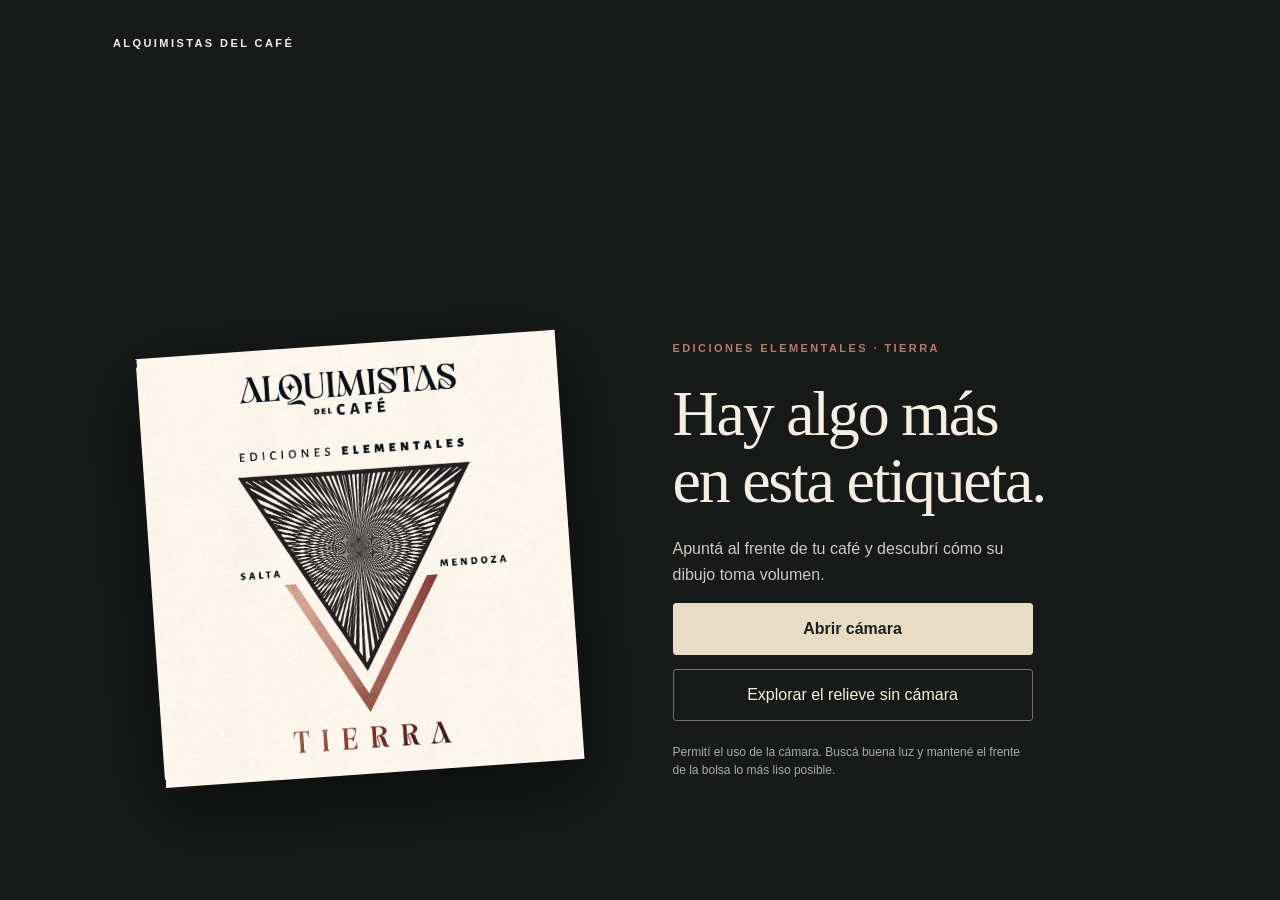
<file: tierra-3d/index.html>
<!doctype html>
<html lang="es">
<head>
  <meta charset="utf-8">
  <meta name="viewport" content="width=device-width,initial-scale=1,viewport-fit=cover">
  <meta name="theme-color" content="#171a18">
  <meta name="description" content="Descubrí el relieve de la etiqueta Tierra de Alquimistas del Café.">
  <title>Tierra · Alquimistas del Café</title>
  <link rel="stylesheet" href="styles.css">
  <script type="importmap">{"imports":{"three":"./three.module.js","three/addons/renderers/CSS3DRenderer.js":"./CSS3DRenderer.js"}}</script>
</head>
<body>
  <div id="stage" aria-label="Visor de la etiqueta en tres dimensiones"></div>
  <main id="intro">
    <div class="eyebrow">ALQUIMISTAS DEL CAFÉ</div>
    <img class="label" src="frente.png" alt="Etiqueta original Tierra: triángulo óptico, Salta y Mendoza">
    <div class="copy"><span class="eyebrow">EDICIONES ELEMENTALES · TIERRA</span>
    <h1>Hay algo más<br>en esta etiqueta.</h1>
    <p>Apuntá al frente de tu café y descubrí cómo su dibujo toma volumen.</p>
    <button id="start" class="primary">Abrir cámara</button>
    <button id="preview" class="secondary">Explorar el relieve sin cámara</button>
    <small>Permití el uso de la cámara. Buscá buena luz y mantené el frente de la bolsa lo más liso posible.</small></div>
  </main>
  <section id="hud" hidden>
    <header><span class="eyebrow">ALQUIMISTAS · TIERRA</span><button id="close" aria-label="Cerrar experiencia">Cerrar</button></header>
    <div id="guide"><span></span><p>Encuadrá el frente completo</p></div>
    <footer>
      <p id="status" role="status" aria-live="polite"></p>
      <label id="depth-control">Relieve <input id="depth" type="range" min="0" max="100" value="65" aria-label="Profundidad del relieve"></label>
      <p id="hint">Mové el celular suavemente para ver la profundidad.</p>
    </footer>
  </section>
  <div id="notice" role="alert" hidden><p></p><button id="dismiss">Entendido</button></div>
  <script type="module" src="app.js"></script>
</body>
</html>
</file>
<file: tierra-3d/styles.css>
:root{color-scheme:dark;font-family:Arial,Helvetica,sans-serif;background:#171a18;color:#f5eee2;--copper:#bc7968}*{box-sizing:border-box}body{margin:0}button,input{font:inherit}button{cursor:pointer;touch-action:manipulation}button:focus-visible,input:focus-visible{outline:3px solid #e8b78d;outline-offset:5px}[hidden]{display:none!important}#stage{position:fixed;inset:0;overflow:hidden;touch-action:none}#stage canvas{display:block}#intro{position:relative;min-height:100svh;max-width:1150px;margin:auto;padding:35px 48px;display:grid;grid-template-columns:1fr 1fr;align-items:center;gap:28px 65px}#intro>.eyebrow{grid-column:1/-1;align-self:start}.eyebrow{font-size:11px;font-weight:700;letter-spacing:.22em;line-height:1.6}.label{width:min(100%,420px);justify-self:center;transform:rotate(-4deg);box-shadow:0 22px 70px #0007}h1{font-family:Georgia,serif;font-weight:400;font-size:clamp(40px,5vw,67px);line-height:1.05;letter-spacing:-.035em;margin:22px 0}.copy>p{color:#cdcac0;line-height:1.6;max-width:350px}.copy .eyebrow{color:var(--copper)}.primary,.secondary{width:100%;max-width:360px;min-height:52px;border-radius:3px;padding:14px 18px;display:block;margin-top:14px}.primary{background:#e9dcc5;color:#1b211d;border:1px solid #e9dcc5;font-weight:700}.primary:hover{background:white}.secondary{background:transparent;border:1px solid #73756c;color:#f5eee2}.secondary:hover{border-color:#f5eee2}small{display:block;max-width:350px;color:#a9aca1;line-height:1.5;font-size:12px;margin-top:22px}#hud{position:fixed;inset:0;pointer-events:none;display:flex;flex-direction:column;justify-content:space-between}#hud header{padding:max(18px,env(safe-area-inset-top)) 22px 18px;display:flex;align-items:center;justify-content:space-between;background:linear-gradient(#000b,transparent)}#hud button{pointer-events:auto;border:1px solid #ffffff60;border-radius:30px;background:#171a18c9;color:#fff;padding:10px 16px}#hud footer{padding:30px 24px max(24px,env(safe-area-inset-bottom));background:linear-gradient(transparent,#000d);text-align:center}#status{font-size:15px}#hint{font-size:12px;color:#ddd}#depth-control{pointer-events:auto;display:flex;gap:16px;align-items:center;justify-content:center;font-size:12px;letter-spacing:.08em}input{accent-color:#d59b7c;width:160px}#guide{position:absolute;top:24%;left:15%;width:70%;height:48%;text-align:center;display:grid;align-content:space-between}#guide span{border:1px solid #fff9;border-radius:12px;position:absolute;inset:0}#guide p{font-size:12px;margin-top:-28px;text-shadow:0 1px 5px #000}#notice{position:fixed;inset:0;background:#000c;display:grid;place-content:center;padding:32px;z-index:20}#notice p{max-width:420px;line-height:1.6}#notice button{padding:14px;border:0;border-radius:3px;background:#e9dcc5;color:#171a18}body.experience{background:transparent}body.experience #intro{display:none}button:disabled{opacity:.55;cursor:wait}@media(max-width:650px){#intro{padding:24px;display:flex;flex-direction:column;gap:28px;align-items:stretch}.label{width:155px;align-self:center;margin-top:6px}.copy{max-width:420px;margin:0 auto;width:100%}h1{font-size:40px;margin:15px 0}.copy>p{font-size:14px}.primary,.secondary{max-width:none}small{margin-top:16px;font-size:11px}.copy .eyebrow{font-size:9px}#intro>.eyebrow{text-align:center;align-self:center}}@media(prefers-reduced-motion:reduce){*{scroll-behavior:auto}}
</file>
